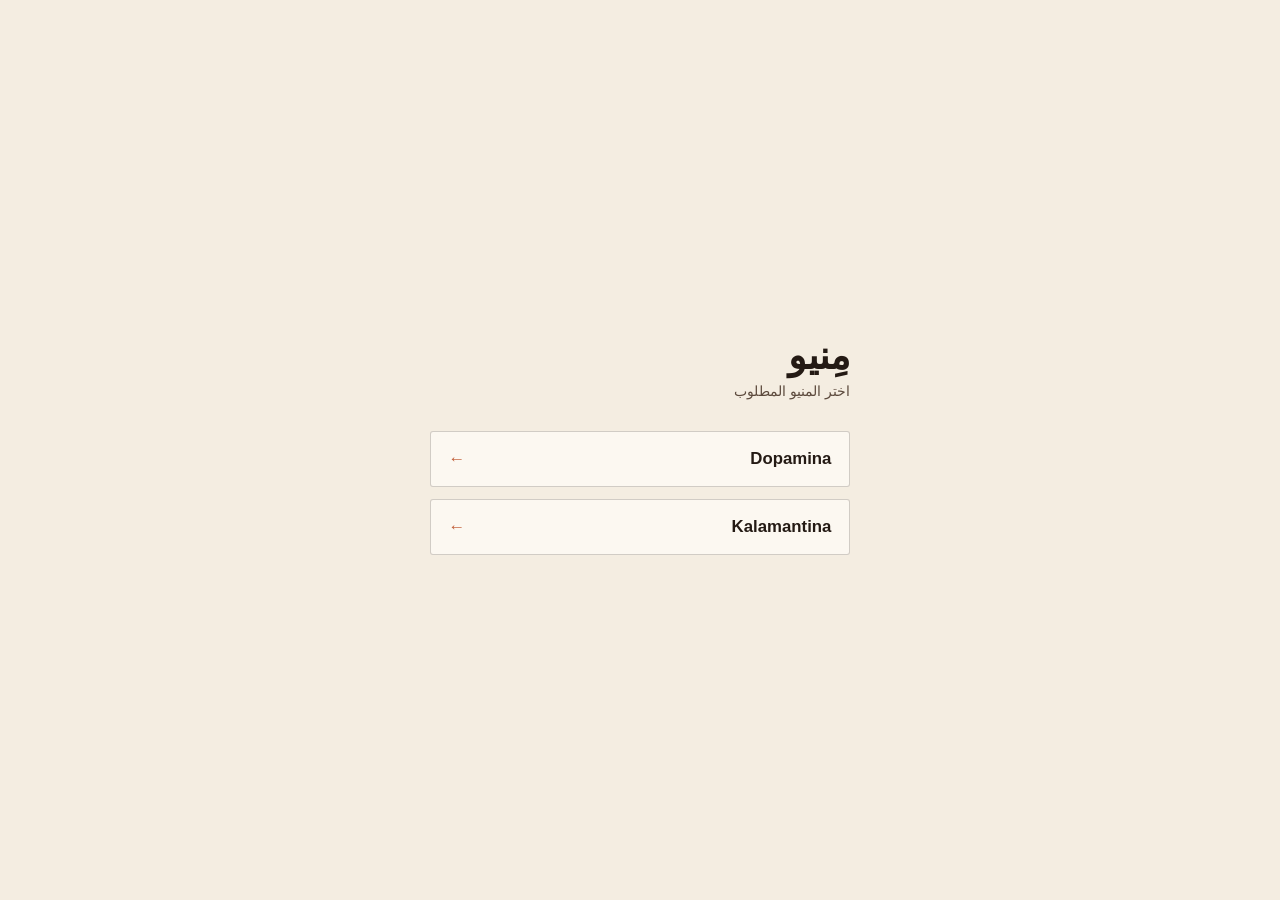
<file: index.html>
<!doctype html>
<html lang="ar" dir="rtl">
<head>
  <meta charset="utf-8">
  <meta name="viewport" content="width=device-width, initial-scale=1">
  <meta name="theme-color" content="#1d1510">
  <meta name="description" content="روابط المنيوهات المستقلة.">
  <title>مِنيو</title>
  <link rel="icon" href="data:image/svg+xml,%3Csvg xmlns='http://www.w3.org/2000/svg' viewBox='0 0 32 32'%3E%3Crect width='32' height='32' rx='16' fill='%23241a14'/%3E%3Ctext x='16' y='23' font-size='20' text-anchor='middle' fill='%23f7efe3' font-family='serif'%3E%D9%85%3C/text%3E%3C/svg%3E">
  <style>
    :root { --ink:#241a14; --paper:#f4ede1; --clay:#c2603a; }
    * { box-sizing:border-box; }
    body { margin:0; min-height:100dvh; display:grid; place-items:center; padding:1.5rem; background:var(--paper); color:var(--ink); font-family:Tahoma,sans-serif; }
    main { width:min(420px,100%); }
    h1 { margin:0 0 0.3rem; font:700 2.4rem/1.2 Georgia,serif; }
    p { margin:0 0 2rem; color:#5c4a3d; font-size:0.9rem; }
    a { display:flex; align-items:center; justify-content:space-between; gap:1rem; min-height:56px; margin-bottom:0.75rem; padding:0.8rem 1.1rem; border:1px solid rgba(36,26,20,.2); border-radius:3px; background:#fcf8f1; color:var(--ink); font-size:1.05rem; font-weight:700; text-decoration:none; }
    a:hover { border-color:var(--clay); background:#fff; }
    a span { color:var(--clay); }
  </style>
</head>
<body>
  <main>
    <h1>مِنيو</h1>
    <p>اختر المنيو المطلوب</p>
    <a href="dopamina/">Dopamina <span aria-hidden="true">←</span></a>
    <a href="kalamantina/">Kalamantina <span aria-hidden="true">←</span></a>
  </main>
</body>
</html>
</file>
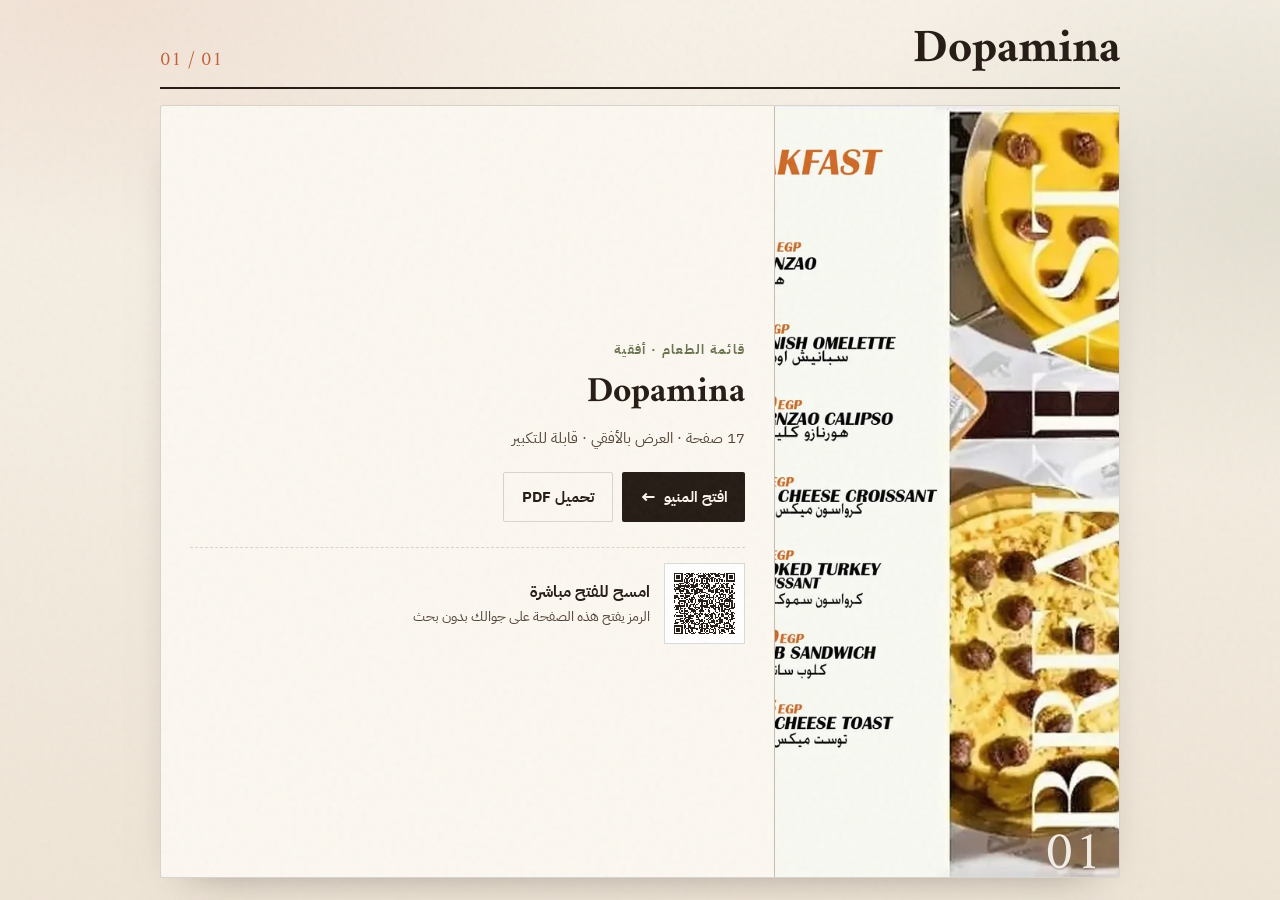
<file: dobamina/index.html>
<!doctype html>
<html lang="ar" dir="rtl">
<head>
  <meta charset="utf-8">
  <meta name="viewport" content="width=device-width, initial-scale=1">
  <title>Dopamina — تم نقل الصفحة</title>
  <meta http-equiv="refresh" content="0; url=../dopamina/">
  <link rel="canonical" href="../dopamina/">
</head>
<body style="margin:0;min-height:100dvh;display:grid;place-items:center;font-family:Tahoma,sans-serif;background:#f4ede1;color:#241a14;text-align:center;padding:1.5rem">
  <p>تم تغيير اسم الصفحة إلى <a href="../dopamina/" style="color:#c2603a">Dopamina</a>. جارٍ التحويل…</p>
  <script>location.replace("../dopamina/" + location.search + location.hash);</script>
</body>
</html>
</file>
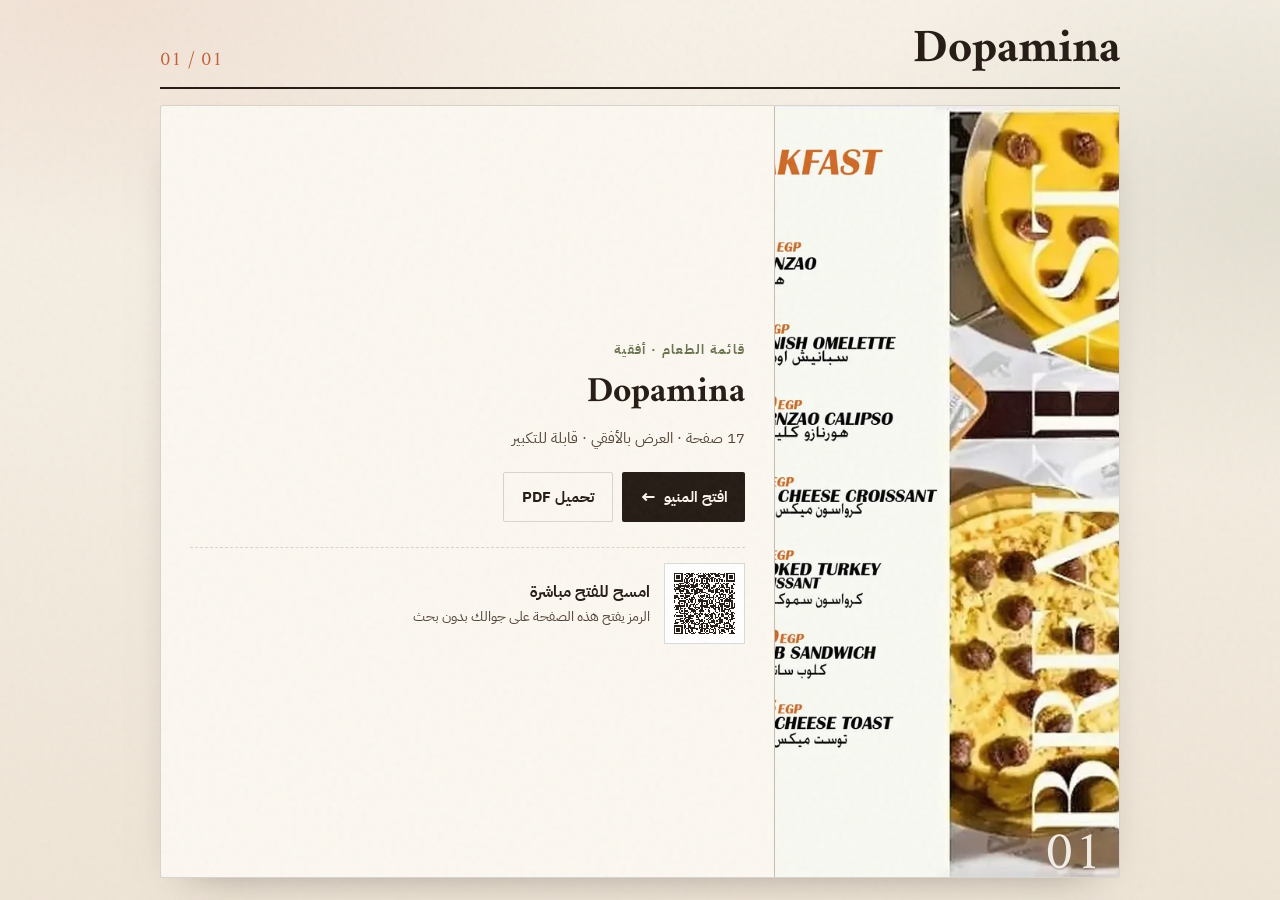
<file: dopamina/index.html>
<!doctype html>
<html lang="ar" dir="rtl">
<head>
  <meta charset="utf-8">
  <meta name="viewport" content="width=device-width, initial-scale=1">
  <meta name="theme-color" content="#241A14">
  <meta name="description" content="منيو Dopamina — 17 صفحة، افتح المنيو أو امسح رمز QR.">
  <title>Dopamina | مِنيو</title>
  <link rel="preconnect" href="https://fonts.googleapis.com">
  <link rel="preconnect" href="https://fonts.gstatic.com" crossorigin>
  <link href="https://fonts.googleapis.com/css2?family=Amiri:wght@400;700&family=IBM+Plex+Sans+Arabic:wght@400;500;600;700&display=swap" rel="stylesheet">
  <link rel="icon" href="data:image/svg+xml,%3Csvg xmlns='http://www.w3.org/2000/svg' viewBox='0 0 32 32'%3E%3Crect width='32' height='32' rx='16' fill='%23241a14'/%3E%3Ctext x='16' y='23' font-size='20' text-anchor='middle' fill='%23f7efe3' font-family='serif'%3E%D9%85%3C/text%3E%3C/svg%3E">
  <link rel="stylesheet" href="../assets/css/style.css">
</head>
<body>
  <div class="page-wrap">
    <main>
      <section class="section-head" aria-labelledby="menu-title">
        <h2 id="menu-title">Dopamina</h2>
        <p class="section-count">01 / 01</p>
      </section>

      <section class="menu-grid" aria-label="منيو Dopamina">
        <article class="menu-card">
          <div class="card-media">
            <img src="../assets/covers/dopamina.webp" alt="صورة غلاف منيو Dopamina" width="1400" height="989" decoding="async">
            <span class="card-index" aria-hidden="true">01</span>
          </div>
          <div class="card-body">
            <p class="card-kicker">قائمة الطعام · أفقية</p>
            <h3>Dopamina</h3>
            <p class="card-meta">17 صفحة · العرض بالأفقي · قابلة للتكبير</p>
            <div class="card-actions">
              <a class="btn btn-primary" href="menu/">افتح المنيو <span class="btn-arrow" aria-hidden="true">←</span></a>
              <a class="btn btn-quiet" href="../downloads/Dopamina_Menu_compressed.pdf" download>تحميل PDF</a>
            </div>
            <div class="qr-block">
              <img src="../assets/qr/dopamina-qr.png" alt="رمز QR لفتح منيو Dopamina مباشرة" width="58" height="58" decoding="async">
              <div class="qr-copy">
                <strong>امسح للفتح مباشرة</strong>
                <span>الرمز يفتح هذه الصفحة على جوالك بدون بحث</span>
              </div>
            </div>
          </div>
        </article>
      </section>
    </main>
  </div>
</body>
</html>
</file>
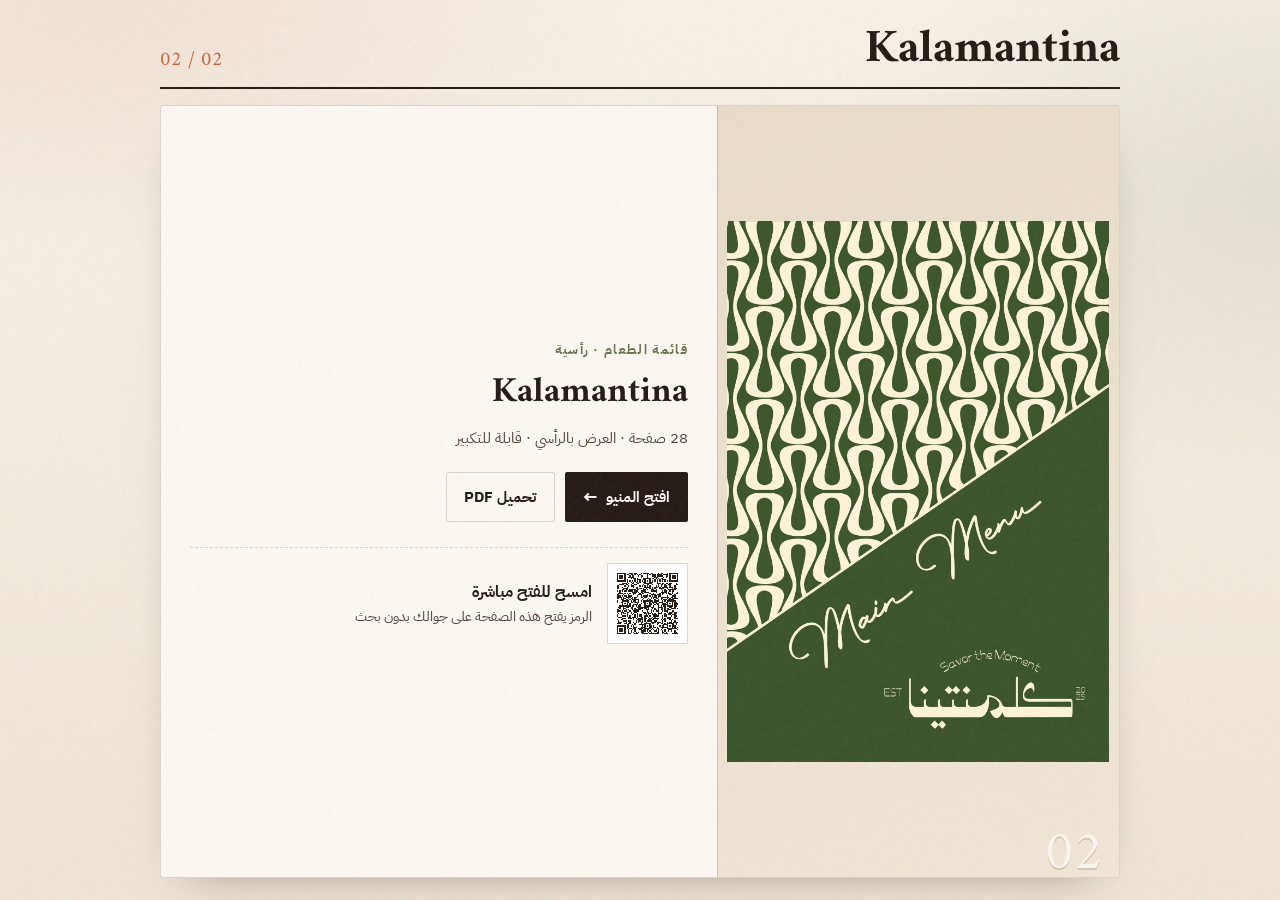
<file: kalamantina/index.html>
<!doctype html>
<html lang="ar" dir="rtl">
<head>
  <meta charset="utf-8">
  <meta name="viewport" content="width=device-width, initial-scale=1">
  <meta name="theme-color" content="#241A14">
  <meta name="description" content="منيو Kalamantina — 28 صفحة، افتح المنيو أو امسح رمز QR.">
  <title>Kalamantina | مِنيو</title>
  <link rel="preconnect" href="https://fonts.googleapis.com">
  <link rel="preconnect" href="https://fonts.gstatic.com" crossorigin>
  <link href="https://fonts.googleapis.com/css2?family=Amiri:wght@400;700&family=IBM+Plex+Sans+Arabic:wght@400;500;600;700&display=swap" rel="stylesheet">
  <link rel="icon" href="data:image/svg+xml,%3Csvg xmlns='http://www.w3.org/2000/svg' viewBox='0 0 32 32'%3E%3Crect width='32' height='32' rx='16' fill='%23241a14'/%3E%3Ctext x='16' y='23' font-size='20' text-anchor='middle' fill='%23f7efe3' font-family='serif'%3E%D9%85%3C/text%3E%3C/svg%3E">
  <link rel="stylesheet" href="../assets/css/style.css">
</head>
<body>
  <div class="page-wrap">
    <main>
      <section class="section-head" aria-labelledby="menu-title">
        <h2 id="menu-title">Kalamantina</h2>
        <p class="section-count">02 / 02</p>
      </section>

      <section class="menu-grid" aria-label="منيو Kalamantina">
        <article class="menu-card is-portrait">
          <div class="card-media">
            <img src="../assets/covers/kalamantina.webp" alt="صورة غلاف منيو Kalamantina" width="1400" height="1979" decoding="async">
            <span class="card-index" aria-hidden="true">02</span>
          </div>
          <div class="card-body">
            <p class="card-kicker">قائمة الطعام · رأسية</p>
            <h3>Kalamantina</h3>
            <p class="card-meta">28 صفحة · العرض بالرأسي · قابلة للتكبير</p>
            <div class="card-actions">
              <a class="btn btn-primary" href="menu/">افتح المنيو <span class="btn-arrow" aria-hidden="true">←</span></a>
              <a class="btn btn-quiet" href="../downloads/Kalamantina_Menu_compressed.pdf" download>تحميل PDF</a>
            </div>
            <div class="qr-block">
              <img src="../assets/qr/kalamantina-qr.png" alt="رمز QR لفتح منيو Kalamantina مباشرة" width="58" height="58" decoding="async">
              <div class="qr-copy">
                <strong>امسح للفتح مباشرة</strong>
                <span>الرمز يفتح هذه الصفحة على جوالك بدون بحث</span>
              </div>
            </div>
          </div>
        </article>
      </section>
    </main>
  </div>
</body>
</html>
</file>
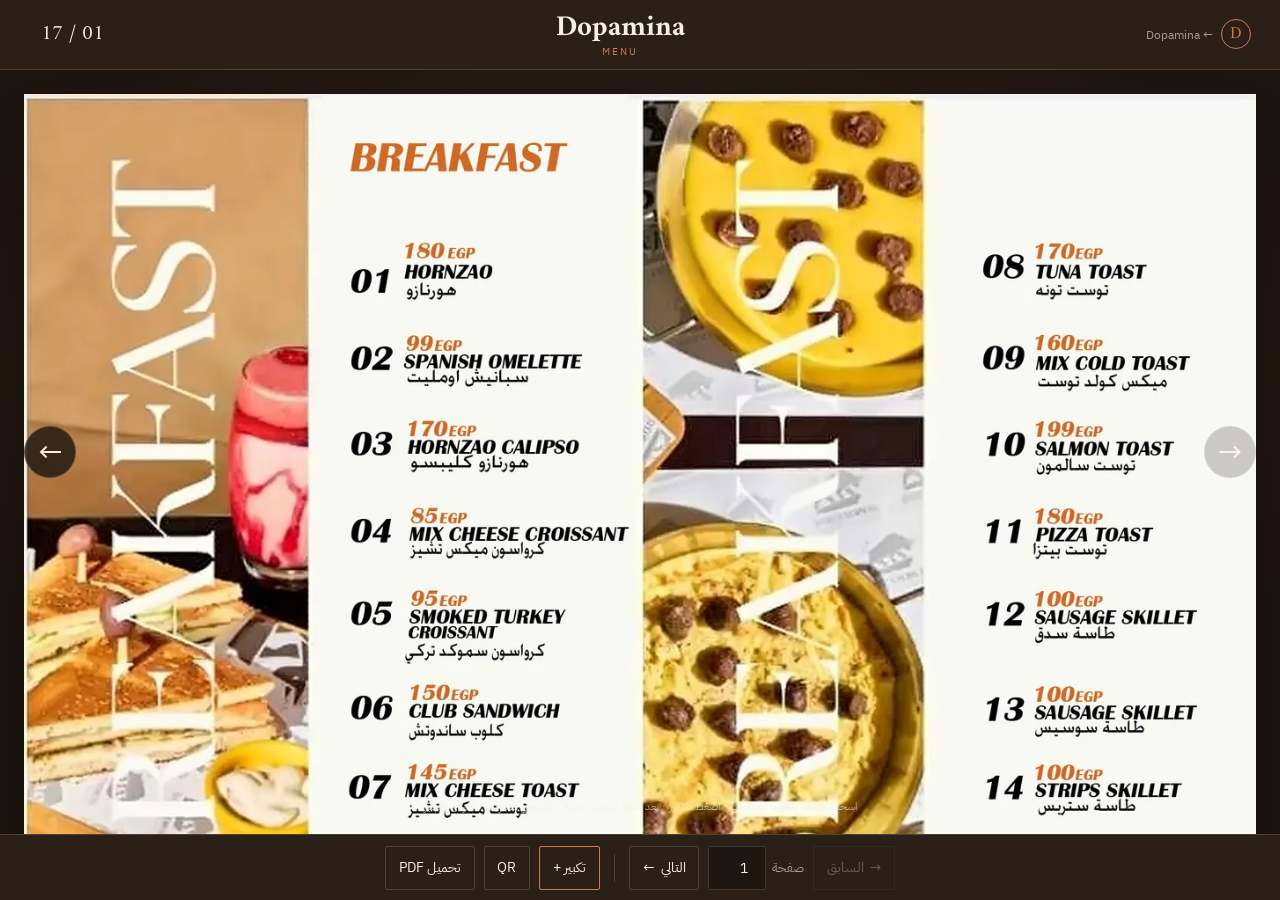
<file: dobamina/menu/index.html>
<!doctype html>
<html lang="ar" dir="rtl">
<head>
  <meta charset="utf-8">
  <meta name="viewport" content="width=device-width, initial-scale=1">
  <title>Dopamina — تم نقل العارض</title>
  <meta http-equiv="refresh" content="0; url=../../dopamina/menu/">
  <link rel="canonical" href="../../dopamina/menu/">
</head>
<body style="margin:0;min-height:100dvh;display:grid;place-items:center;font-family:Tahoma,sans-serif;background:#1d1510;color:#f7efe3;text-align:center;padding:1.5rem">
  <p>تم تغيير اسم العارض إلى <a href="../../dopamina/menu/" style="color:#d1794f">Dopamina</a>. جارٍ التحويل…</p>
  <script>location.replace("../../dopamina/menu/" + location.search + location.hash);</script>
</body>
</html>
</file>
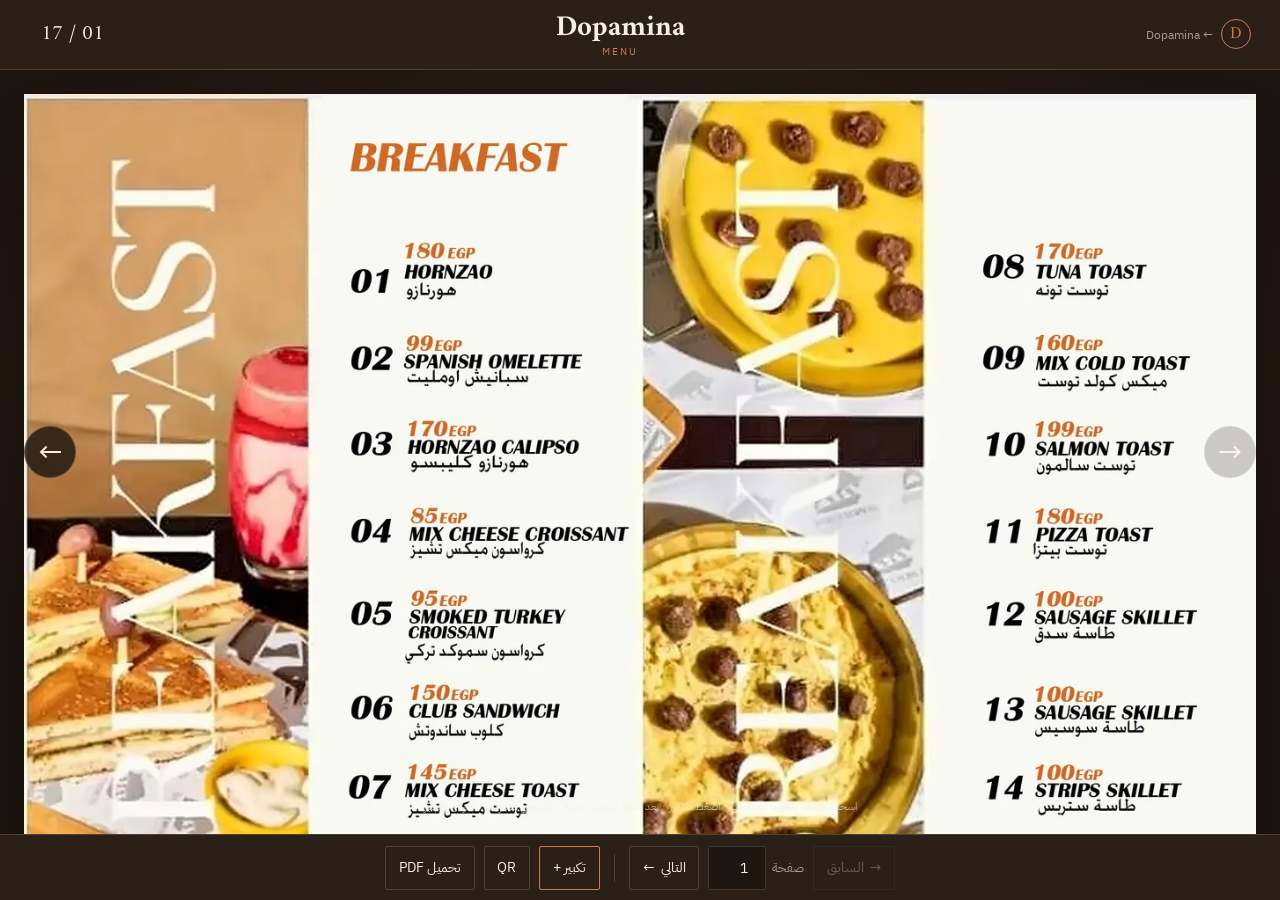
<file: dopamina/menu/index.html>
<!doctype html>
<html lang="ar" dir="rtl">
<head>
  <meta charset="utf-8">
  <meta name="viewport" content="width=device-width, initial-scale=1, viewport-fit=cover">
  <meta name="theme-color" content="#1d1510">
  <meta name="description" content="منيو Dopamina — 17 صفحة قابلة للتقليب والتكبير على كل الشاشات.">
  <title>Dopamina | المنيو</title>
  <link rel="preconnect" href="https://fonts.googleapis.com">
  <link rel="preconnect" href="https://fonts.gstatic.com" crossorigin>
  <link href="https://fonts.googleapis.com/css2?family=Amiri:wght@400;700&family=IBM+Plex+Sans+Arabic:wght@400;500;600;700&display=swap" rel="stylesheet">
  <link rel="preload" as="image" href="pages/page-01.webp">
  <link rel="icon" href="data:image/svg+xml,%3Csvg xmlns='http://www.w3.org/2000/svg' viewBox='0 0 32 32'%3E%3Crect width='32' height='32' rx='16' fill='%23241a14'/%3E%3Ctext x='16' y='23' font-size='20' text-anchor='middle' fill='%23d1794f' font-family='serif'%3E%D9%85%3C/text%3E%3C/svg%3E">
  <link rel="stylesheet" href="../../assets/css/viewer.css">
</head>
<body class="viewer" data-menu-viewer data-slug="dopamina" data-label="Dopamina" data-count="17">
  <div class="viewer-shell">
    <header class="viewer-topbar">
      <a class="viewer-brand" href="../"><span class="brand-mark" aria-hidden="true">D</span><span>← Dopamina</span></a>
      <div class="viewer-title"><strong>Dopamina</strong><small>MENU</small></div>
      <div class="page-counter" id="pageCounter" aria-live="polite">01 / 17</div>
    </header>

    <main class="stage" id="stage">
      <div class="stage-inner" id="stageInner">
        <img id="pageImage" src="pages/page-01.webp" alt="صفحة 1 من منيو Dopamina" draggable="false">
      </div>
      <button class="nav-arrow nav-prev" id="prevTop" type="button" aria-label="الصفحة السابقة">→</button>
      <button class="nav-arrow nav-next" id="nextTop" type="button" aria-label="الصفحة التالية">←</button>
      <p class="stage-hint">اسحب خفيف لتقليب الصفحات · اضغط للتكبير · بعد التكبير اسحب بحرية · بإصبعين للتقريب · نقرتان للتكبير</p>
    </main>

    <footer class="viewer-controls">
      <button class="control" id="prevBottom" type="button" aria-label="الصفحة السابقة">→ <span class="control-text">السابق</span></button>
      <label class="jump"><span>صفحة</span><input id="pageJump" type="number" min="1" max="17" value="1" inputmode="numeric" aria-label="الانتقال إلى صفحة"></label>
      <button class="control" id="nextBottom" type="button" aria-label="الصفحة التالية"><span class="control-text">التالي</span> ←</button>
      <span class="control-divider" aria-hidden="true"></span>
      <button class="control control-accent" id="zoomBtn" type="button">تكبير +</button>
      <button class="control" id="qrBtn" type="button" aria-label="إظهار رمز QR">QR</button>
      <a class="control" href="../../downloads/Dopamina_Menu_compressed.pdf" download>تحميل PDF</a>
    </footer>
  </div>

  <div class="lightbox" id="lightbox" role="dialog" aria-modal="true" aria-label="عرض الصفحة مكبّرة" hidden>
    <div class="lightbox-bar">
      <div class="lightbox-tools">
        <button class="control" id="lightboxPrev" type="button" aria-label="الصفحة السابقة">→</button>
        <span id="lightboxCounter">01 / 17</span>
        <button class="control" id="lightboxNext" type="button" aria-label="الصفحة التالية">←</button>
      </div>
      <div class="lightbox-tools">
        <button class="control" id="zoomOut" type="button" aria-label="تصغير">−</button>
        <span class="zoom-level" id="zoomLevel">100%</span>
        <button class="control" id="zoomIn" type="button" aria-label="تكبير">+</button>
        <button class="control" id="zoomReset" type="button">إعادة</button>
        <button class="control control-accent" id="closeLightbox" type="button" aria-label="إغلاق العرض"><span class="close-text">إغلاق</span> ✕</button>
      </div>
    </div>
    <div class="lightbox-stage" id="lightboxStage">
      <img id="lightboxImage" src="pages/page-01.webp" alt="صفحة مكبّرة من منيو Dopamina" draggable="false">
    </div>
  </div>

  <div class="qr-overlay" id="qrOverlay" hidden>
    <div class="qr-panel" role="dialog" aria-modal="true" aria-label="رمز QR لمنيو Dopamina">
      <button class="control qr-close" id="qrClose" type="button" aria-label="إغلاق">✕</button>
      <img src="../../assets/qr/dopamina-qr.png" alt="رمز QR لفتح منيو Dopamina" width="256" height="256">
      <strong>Dopamina</strong>
      <p>امسح الرمز لفتح المنيو على جوالك</p>
    </div>
  </div>

  <script src="../../assets/js/menu-viewer.js" defer></script>
</body>
</html>
</file>
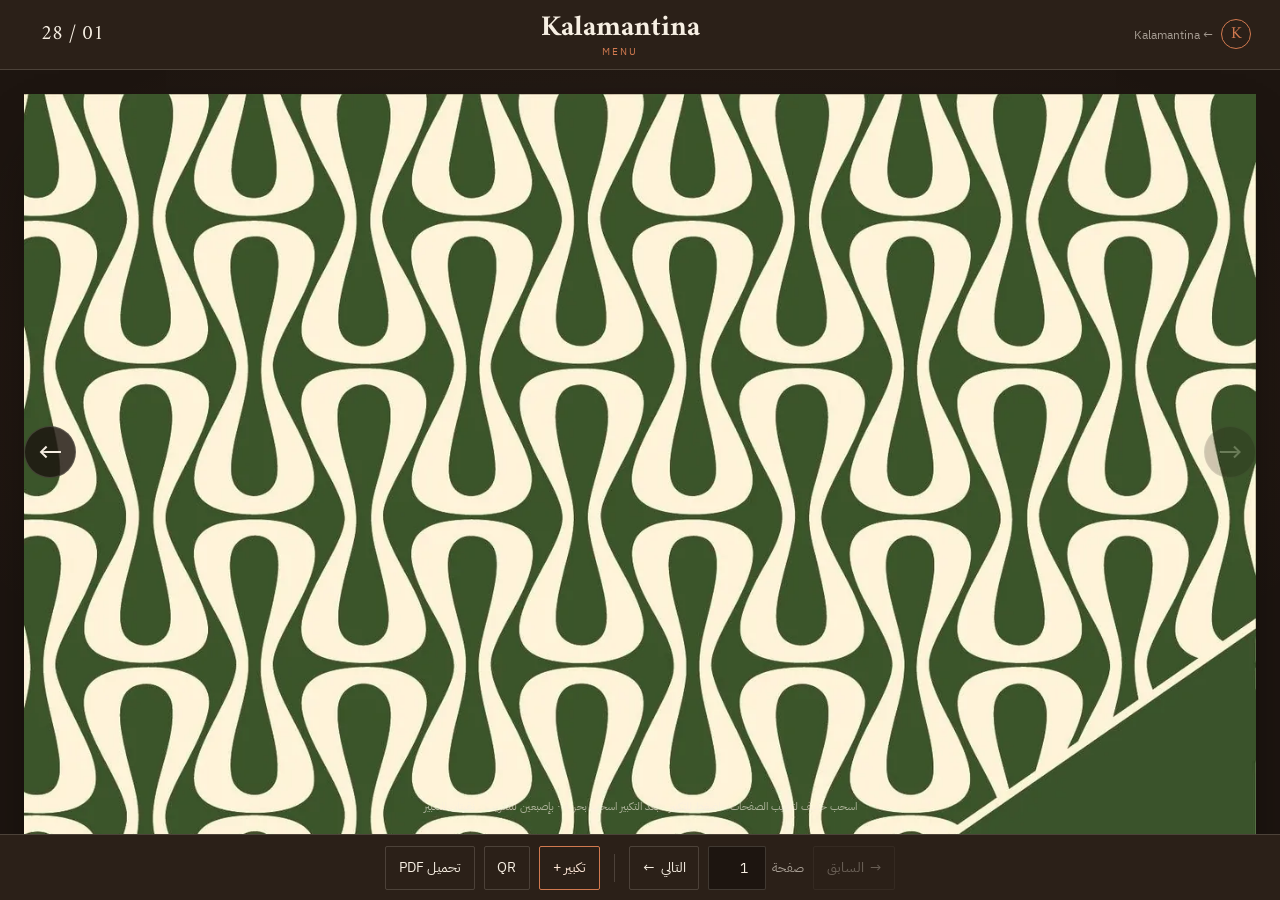
<file: kalamantina/menu/index.html>
<!doctype html>
<html lang="ar" dir="rtl">
<head>
  <meta charset="utf-8">
  <meta name="viewport" content="width=device-width, initial-scale=1, viewport-fit=cover">
  <meta name="theme-color" content="#1d1510">
  <meta name="description" content="منيو Kalamantina — 28 صفحة قابلة للتقليب والتكبير على كل الشاشات.">
  <title>Kalamantina | المنيو</title>
  <link rel="preconnect" href="https://fonts.googleapis.com">
  <link rel="preconnect" href="https://fonts.gstatic.com" crossorigin>
  <link href="https://fonts.googleapis.com/css2?family=Amiri:wght@400;700&family=IBM+Plex+Sans+Arabic:wght@400;500;600;700&display=swap" rel="stylesheet">
  <link rel="preload" as="image" href="pages/page-01.webp">
  <link rel="icon" href="data:image/svg+xml,%3Csvg xmlns='http://www.w3.org/2000/svg' viewBox='0 0 32 32'%3E%3Crect width='32' height='32' rx='16' fill='%23241a14'/%3E%3Ctext x='16' y='23' font-size='20' text-anchor='middle' fill='%23d1794f' font-family='serif'%3E%D9%85%3C/text%3E%3C/svg%3E">
  <link rel="stylesheet" href="../../assets/css/viewer.css">
</head>
<body class="viewer" data-menu-viewer data-slug="kalamantina" data-label="Kalamantina" data-count="28">
  <div class="viewer-shell">
    <header class="viewer-topbar">
      <a class="viewer-brand" href="../"><span class="brand-mark" aria-hidden="true">K</span><span>← Kalamantina</span></a>
      <div class="viewer-title"><strong>Kalamantina</strong><small>MENU</small></div>
      <div class="page-counter" id="pageCounter" aria-live="polite">01 / 28</div>
    </header>

    <main class="stage" id="stage">
      <div class="stage-inner" id="stageInner">
        <img id="pageImage" src="pages/page-01.webp" alt="صفحة 1 من منيو Kalamantina" draggable="false">
      </div>
      <button class="nav-arrow nav-prev" id="prevTop" type="button" aria-label="الصفحة السابقة">→</button>
      <button class="nav-arrow nav-next" id="nextTop" type="button" aria-label="الصفحة التالية">←</button>
      <p class="stage-hint">اسحب خفيف لتقليب الصفحات · اضغط للتكبير · بعد التكبير اسحب بحرية · بإصبعين للتقريب · نقرتان للتكبير</p>
    </main>

    <footer class="viewer-controls">
      <button class="control" id="prevBottom" type="button" aria-label="الصفحة السابقة">→ <span class="control-text">السابق</span></button>
      <label class="jump"><span>صفحة</span><input id="pageJump" type="number" min="1" max="28" value="1" inputmode="numeric" aria-label="الانتقال إلى صفحة"></label>
      <button class="control" id="nextBottom" type="button" aria-label="الصفحة التالية"><span class="control-text">التالي</span> ←</button>
      <span class="control-divider" aria-hidden="true"></span>
      <button class="control control-accent" id="zoomBtn" type="button">تكبير +</button>
      <button class="control" id="qrBtn" type="button" aria-label="إظهار رمز QR">QR</button>
      <a class="control" href="../../downloads/Kalamantina_Menu_compressed.pdf" download>تحميل PDF</a>
    </footer>
  </div>

  <div class="lightbox" id="lightbox" role="dialog" aria-modal="true" aria-label="عرض الصفحة مكبّرة" hidden>
    <div class="lightbox-bar">
      <div class="lightbox-tools">
        <button class="control" id="lightboxPrev" type="button" aria-label="الصفحة السابقة">→</button>
        <span id="lightboxCounter">01 / 28</span>
        <button class="control" id="lightboxNext" type="button" aria-label="الصفحة التالية">←</button>
      </div>
      <div class="lightbox-tools">
        <button class="control" id="zoomOut" type="button" aria-label="تصغير">−</button>
        <span class="zoom-level" id="zoomLevel">100%</span>
        <button class="control" id="zoomIn" type="button" aria-label="تكبير">+</button>
        <button class="control" id="zoomReset" type="button">إعادة</button>
        <button class="control control-accent" id="closeLightbox" type="button" aria-label="إغلاق العرض"><span class="close-text">إغلاق</span> ✕</button>
      </div>
    </div>
    <div class="lightbox-stage" id="lightboxStage">
      <img id="lightboxImage" src="pages/page-01.webp" alt="صفحة مكبّرة من منيو Kalamantina" draggable="false">
    </div>
  </div>

  <div class="qr-overlay" id="qrOverlay" hidden>
    <div class="qr-panel" role="dialog" aria-modal="true" aria-label="رمز QR لمنيو Kalamantina">
      <button class="control qr-close" id="qrClose" type="button" aria-label="إغلاق">✕</button>
      <img src="../../assets/qr/kalamantina-qr.png" alt="رمز QR لفتح منيو Kalamantina" width="256" height="256">
      <strong>Kalamantina</strong>
      <p>امسح الرمز لفتح المنيو على جوالك</p>
    </div>
  </div>

  <script src="../../assets/js/menu-viewer.js" defer></script>
</body>
</html>
</file>
<file: assets/css/style.css>
/* Landing page — warm editorial cafe menu (fills the screen, no scroll) */
:root {
  --ink: #241a14;
  --ink-soft: #514136;
  --paper: #f4ede1;
  --paper-deep: #e8dcc9;
  --card: #fcf8f1;
  --clay: #c2603a;
  --olive: #69724f;
  --line: rgba(36, 26, 20, 0.16);
  --shadow: 0 18px 45px -30px rgba(36, 26, 20, 0.55);
  --font-display: "Amiri", "Traditional Arabic", serif;
  --font-body: "IBM Plex Sans Arabic", Tahoma, sans-serif;
}

* { box-sizing: border-box; }
html { scroll-behavior: smooth; }

body {
  margin: 0;
  min-width: 320px;
  height: 100dvh;
  overflow: hidden;
  color: var(--ink);
  font-family: var(--font-body);
  font-size: 16px;
  line-height: 1.6;
  background-color: var(--paper);
  background-image:
    radial-gradient(ellipse 60% 40% at 8% 0%, rgba(194, 96, 58, 0.11), transparent 70%),
    radial-gradient(ellipse 50% 45% at 100% 22%, rgba(105, 114, 79, 0.13), transparent 72%),
    linear-gradient(180deg, #f7f1e7 0%, var(--paper) 45%, #efe5d6 100%);
}

body::before {
  content: "";
  position: fixed;
  inset: 0;
  pointer-events: none;
  z-index: 50;
  opacity: 0.18;
  background-image: url("data:image/svg+xml,%3Csvg viewBox='0 0 180 180' xmlns='http://www.w3.org/2000/svg'%3E%3Cfilter id='n'%3E%3CfeTurbulence type='fractalNoise' baseFrequency='0.85' numOctaves='3' stitchTiles='stitch'/%3E%3C/filter%3E%3Crect width='100%25' height='100%25' filter='url(%23n)' opacity='0.28'/%3E%3C/svg%3E");
}

a { color: inherit; }

:focus-visible {
  outline: 3px solid var(--clay);
  outline-offset: 3px;
  border-radius: 3px;
}

.page-wrap {
  width: min(960px, 100% - clamp(1rem, 5vw, 3rem));
  height: 100dvh;
  margin-inline: auto;
  padding-block: clamp(0.75rem, 2.5vh, 1.5rem);
  display: flex;
  flex-direction: column;
}

main {
  flex: 1;
  min-height: 0;
  display: flex;
  flex-direction: column;
  gap: clamp(0.5rem, 1.8vh, 1.1rem);
}

/* Section heading */
.section-head {
  display: flex;
  align-items: flex-end;
  justify-content: space-between;
  gap: 1rem;
  padding-bottom: clamp(0.4rem, 1.2vh, 0.8rem);
  border-bottom: 2px solid var(--ink);
  animation: rise 0.6s ease both;
}

.section-head h2 {
  margin: 0;
  font-family: var(--font-display);
  font-size: clamp(2rem, 3.2vh + 1.4vw, 3.4rem);
  font-weight: 700;
  line-height: 1.15;
}

.section-count {
  margin: 0;
  color: var(--clay);
  font-family: var(--font-display);
  font-size: clamp(1.05rem, 2.2vh, 1.5rem);
}

/* Card */
.menu-grid { flex: 1; min-height: 0; display: flex; animation: rise 0.7s 0.08s ease both; }

.menu-card {
  flex: 1;
  min-height: 0;
  display: grid;
  grid-template-columns: minmax(190px, 36%) minmax(0, 1fr);
  background: var(--card);
  border: 1px solid var(--line);
  border-radius: 3px;
  box-shadow: var(--shadow);
  overflow: hidden;
}

.menu-card.is-portrait { grid-template-columns: minmax(240px, 42%) minmax(0, 1fr); }

.menu-card:hover { box-shadow: 0 26px 55px -28px rgba(36, 26, 20, 0.7); }

.card-media {
  position: relative;
  min-height: 0;
  overflow: hidden;
  background: var(--paper-deep);
  border-inline-end: 1px solid var(--line);
}

.card-media img {
  position: absolute;
  inset: 0;
  width: 100%;
  height: 100%;
  object-fit: cover;
  object-position: center 42%;
  display: block;
}

.is-portrait .card-media { background: linear-gradient(160deg, var(--paper-deep), #f1e6d6); }
.is-portrait .card-media img {
  object-fit: contain;
  object-position: center;
  padding: 0.6rem;
}

.card-index {
  position: absolute;
  inset-inline-start: 1rem;
  bottom: -0.35rem;
  font-family: var(--font-display);
  font-size: clamp(2.6rem, 6vh, 4.4rem);
  line-height: 1;
  color: var(--card);
  text-shadow: 0 2px 0 var(--line);
  opacity: 0.92;
}

.card-body {
  min-height: 0;
  padding: clamp(0.9rem, 2.6vh, 1.8rem) clamp(1rem, 3vw, 1.8rem);
  display: flex;
  flex-direction: column;
  justify-content: center;
  gap: clamp(0.35rem, 1.4vh, 0.9rem);
}

.card-kicker {
  margin: 0;
  font-size: clamp(0.68rem, 1.5vh, 0.82rem);
  color: var(--olive);
  font-weight: 700;
  letter-spacing: 0.1em;
}

.card-body h3 {
  margin: 0;
  font-family: var(--font-display);
  font-size: clamp(1.5rem, 2.8vh + 0.8vw, 2.5rem);
  line-height: 1.15;
}

.card-meta {
  margin: 0;
  color: var(--ink-soft);
  font-size: clamp(0.8rem, 1.7vh, 0.98rem);
}

.card-actions { display: flex; flex-wrap: wrap; gap: 0.6rem; margin-top: clamp(0.2rem, 1vh, 0.7rem); }

.btn {
  display: inline-flex;
  align-items: center;
  justify-content: center;
  gap: 0.5rem;
  min-height: clamp(42px, 5.6vh, 56px);
  padding: 0.4rem 1.1rem;
  border-radius: 2px;
  font: inherit;
  font-size: clamp(0.85rem, 1.7vh, 1rem);
  font-weight: 700;
  text-decoration: none;
  transition: background 0.2s ease, color 0.2s ease, transform 0.2s ease;
}

.btn:hover { transform: translateY(-2px); }
.btn-primary { background: var(--ink); color: #fdf7ed; }
.btn-primary:hover { background: var(--clay); }
.btn-quiet { border: 1px solid var(--line); color: var(--ink); background: transparent; }
.btn-quiet:hover { background: var(--paper-deep); }
.btn-arrow { font-size: 1.15rem; line-height: 1; }

.qr-block {
  display: flex;
  align-items: center;
  gap: 0.9rem;
  margin-top: clamp(0.3rem, 1.4vh, 0.9rem);
  padding-top: clamp(0.5rem, 1.6vh, 1rem);
  border-top: 1px dashed var(--line);
}

.qr-block img {
  width: clamp(64px, 9vh, 100px);
  height: clamp(64px, 9vh, 100px);
  flex: none;
  padding: 4px;
  background: #fff;
  border: 1px solid var(--line);
  image-rendering: pixelated;
}

.qr-copy { display: flex; flex-direction: column; gap: 0.15rem; }
.qr-copy strong { font-size: clamp(0.85rem, 1.8vh, 1.05rem); }
.qr-copy span { color: var(--ink-soft); font-size: clamp(0.72rem, 1.5vh, 0.86rem); line-height: 1.5; }

@keyframes rise {
  from { opacity: 0; transform: translateY(12px); }
  to { opacity: 1; transform: translateY(0); }
}

@media (max-width: 520px) {
  .menu-card { display: block; }
  .card-media {
    height: clamp(100px, 22vh, 190px);
    border-inline-end: 0;
    border-bottom: 1px solid var(--line);
  }
  .card-body { min-height: calc(100% - clamp(100px, 22vh, 190px)); padding: clamp(0.8rem, 2.2vh, 1.2rem); }
  .is-portrait .card-media { height: clamp(190px, 36vh, 300px); }
  .is-portrait .card-body { min-height: calc(100% - clamp(190px, 36vh, 300px)); }
  .card-body h3 { font-size: clamp(1.4rem, 4vh, 1.9rem); }
  .btn { min-height: 44px; padding-inline: 0.9rem; }
  .qr-block img { width: 64px; height: 64px; }
}

@media (max-height: 620px) {
  .card-media { height: clamp(74px, 18vh, 110px); }
  .card-body { min-height: calc(100% - clamp(74px, 18vh, 110px)); }
  .is-portrait .card-media { height: clamp(150px, 34vh, 210px); }
  .is-portrait .card-body { min-height: calc(100% - clamp(150px, 34vh, 210px)); }
  .card-index { font-size: 2.4rem; }
  .qr-block img { width: 54px; height: 54px; }
  .qr-copy span { display: none; }
}

@media (max-height: 520px) {
  body { height: auto; min-height: 100dvh; overflow: auto; }
  .page-wrap { height: auto; min-height: 100dvh; }
}

@media (prefers-reduced-motion: reduce) {
  html { scroll-behavior: auto; }
  *, *::before, *::after { animation-duration: 0.01ms !important; transition-duration: 0.01ms !important; }
}

@media print {
  body { height: auto; overflow: visible; background: #fff; }
  body::before, .card-actions { display: none; }
  .page-wrap { width: 100%; height: auto; }
  .menu-card { break-inside: avoid; box-shadow: none; }
}
</file>
<file: assets/css/viewer.css>
/* Menu viewer — dark projection-room chrome */
:root {
  --room: #1d1510;
  --room-2: #2b2018;
  --paper: #f7efe3;
  --clay: #d1794f;
  --muted: rgba(247, 239, 227, 0.6);
  --line: rgba(247, 239, 227, 0.16);
  --font-display: "Amiri", "Traditional Arabic", serif;
  --font-body: "IBM Plex Sans Arabic", Tahoma, sans-serif;
}

* { box-sizing: border-box; }
[hidden] { display: none !important; }

html, body { height: 100%; }

body.viewer {
  margin: 0;
  min-width: 320px;
  color: var(--paper);
  font-family: var(--font-body);
  background: var(--room);
  overflow: hidden;
}

:focus-visible { outline: 3px solid var(--clay); outline-offset: 3px; }

.viewer-shell { height: 100dvh; display: flex; flex-direction: column; }

/* Top bar */
.viewer-topbar {
  display: flex;
  align-items: center;
  justify-content: space-between;
  gap: 1rem;
  padding: 0.7rem clamp(0.85rem, 2.5vw, 1.8rem);
  border-bottom: 1px solid var(--line);
  background: var(--room-2);
}

.viewer-brand {
  display: inline-flex;
  align-items: center;
  gap: 0.5rem;
  min-width: 8rem;
  color: var(--muted);
  font-size: 0.78rem;
  text-decoration: none;
  transition: color 0.2s ease;
}

.viewer-brand:hover { color: var(--paper); }

.brand-mark {
  width: 30px;
  height: 30px;
  display: grid;
  place-items: center;
  border: 1px solid var(--clay);
  border-radius: 50%;
  color: var(--clay);
  font-family: var(--font-display);
  font-size: 1.05rem;
  line-height: 1;
}

.viewer-title { display: flex; flex-direction: column; align-items: center; line-height: 1.2; }
.viewer-title strong { font-family: var(--font-display); font-size: clamp(1.25rem, 2.6vw, 1.8rem); }
.viewer-title small { color: var(--clay); font-size: 0.62rem; letter-spacing: 0.2em; }

.page-counter {
  min-width: 5.5rem;
  text-align: center;
  font-family: var(--font-display);
  font-size: clamp(1.05rem, 2vw, 1.3rem);
  font-variant-numeric: tabular-nums;
}

/* Stage */
.stage {
  position: relative;
  flex: 1;
  min-height: 0;
  display: grid;
  place-items: center;
  padding: clamp(0.6rem, 2vw, 1.5rem);
  overflow: hidden;
  background:
    radial-gradient(ellipse 80% 70% at 50% 40%, rgba(209, 121, 79, 0.09), transparent 75%),
    var(--room);
  touch-action: none;
  overscroll-behavior: contain;
}

.stage-inner {
  display: grid;
  place-items: center;
  width: 100%;
  height: 100%;
  min-height: 0;
}

.stage img {
  display: block;
  max-width: 100%;
  max-height: 100%;
  width: auto;
  height: auto;
  object-fit: contain;
  box-shadow: 0 30px 70px -35px rgba(0, 0, 0, 0.95);
  user-select: none;
  -webkit-user-drag: none;
  transition: opacity 0.18s ease;
}

.stage img.is-loading { opacity: 0.35; }

.nav-arrow {
  position: absolute;
  top: 50%;
  transform: translateY(-50%);
  width: 52px;
  height: 52px;
  display: grid;
  place-items: center;
  border: 1px solid var(--line);
  border-radius: 50%;
  background: rgba(29, 21, 16, 0.82);
  color: var(--paper);
  font: inherit;
  font-size: 1.9rem;
  line-height: 1;
  cursor: pointer;
  transition: background 0.2s ease, border-color 0.2s ease;
}
.nav-arrow:hover:not(:disabled) { background: var(--clay); border-color: var(--clay); }
.nav-arrow:disabled { opacity: 0.25; cursor: default; }
.nav-prev { inset-inline-start: clamp(0.5rem, 2vw, 1.5rem); }
.nav-next { inset-inline-end: clamp(0.5rem, 2vw, 1.5rem); }

.stage-hint {
  position: absolute;
  bottom: 0.55rem;
  inset-inline: 0;
  text-align: center;
  color: var(--muted);
  font-size: 0.68rem;
  pointer-events: none;
}

/* Bottom controls */
.viewer-controls {
  display: flex;
  align-items: center;
  justify-content: center;
  flex-wrap: wrap;
  gap: 0.55rem;
  padding: 0.65rem clamp(0.6rem, 2vw, 1.5rem);
  border-top: 1px solid var(--line);
  background: var(--room-2);
}

.control {
  min-height: 44px;
  min-width: 46px;
  display: inline-flex;
  align-items: center;
  justify-content: center;
  gap: 0.4rem;
  padding: 0.4rem 0.8rem;
  border: 1px solid var(--line);
  border-radius: 2px;
  background: transparent;
  color: var(--paper);
  font: inherit;
  font-size: 0.85rem;
  text-decoration: none;
  cursor: pointer;
  transition: background 0.2s ease, border-color 0.2s ease;
}
.control:hover:not(:disabled) { background: rgba(247, 239, 227, 0.09); border-color: var(--muted); }
.control:disabled { opacity: 0.3; cursor: default; }
.control-accent { border-color: var(--clay); color: #ffe8d8; }

.control-divider { width: 1px; height: 28px; background: var(--line); margin-inline: 0.35rem; }

.jump { display: inline-flex; align-items: center; gap: 0.4rem; color: var(--muted); font-size: 0.8rem; }
.jump input {
  width: 3.6rem;
  min-height: 44px;
  padding: 0.3rem;
  border: 1px solid var(--line);
  border-radius: 2px;
  background: var(--room);
  color: var(--paper);
  font: inherit;
  font-size: 0.9rem;
  text-align: center;
}

/* Fullscreen zoom */
.lightbox {
  position: fixed;
  inset: 0;
  z-index: 100;
  display: flex;
  flex-direction: column;
  background: rgba(10, 7, 5, 0.97);
}

.lightbox-bar {
  display: flex;
  align-items: center;
  justify-content: space-between;
  flex-wrap: wrap;
  gap: 0.4rem 0.75rem;
  padding: 0.55rem clamp(0.6rem, 2vw, 1.5rem);
  border-bottom: 1px solid var(--line);
  font-variant-numeric: tabular-nums;
}

.lightbox-tools { display: flex; align-items: center; flex-wrap: wrap; gap: 0.4rem; }
.zoom-level { min-width: 4.2rem; text-align: center; font-size: 0.8rem; color: var(--muted); }

.lightbox-stage {
  flex: 1;
  min-height: 0;
  display: grid;
  place-items: center;
  overflow: hidden;
  touch-action: none;
  overscroll-behavior: contain;
}

.lightbox-stage img {
  display: block;
  max-width: 94vw;
  max-height: calc(100dvh - 90px);
  transform-origin: center center;
  will-change: transform;
  user-select: none;
  -webkit-user-select: none;
  -webkit-user-drag: none;
  -webkit-touch-callout: none;
  touch-action: none;
  cursor: grab;
}
.lightbox-stage img.is-panning { cursor: grabbing; }

/* Share / print QR */
.qr-overlay {
  position: fixed;
  inset: 0;
  z-index: 120;
  display: grid;
  place-items: center;
  padding: 1.25rem;
  background: rgba(10, 7, 5, 0.86);
  backdrop-filter: blur(6px);
}

.qr-panel {
  position: relative;
  width: min(340px, 100%);
  padding: 2.1rem 1.5rem 1.6rem;
  border-radius: 3px;
  background: #f7efe3;
  color: #241a14;
  text-align: center;
  box-shadow: 0 30px 70px -25px rgba(0, 0, 0, 0.8);
}

.qr-panel img {
  display: block;
  width: min(256px, 100%);
  height: auto;
  margin: 0 auto 1rem;
  padding: 8px;
  background: #fff;
  border: 1px solid rgba(36, 26, 20, 0.16);
  image-rendering: pixelated;
}

.qr-panel strong { font-family: var(--font-display); font-size: 1.8rem; }
.qr-panel p { margin: 0.25rem 0 0; color: #5c4a3d; font-size: 0.85rem; }
.qr-close { position: absolute; top: 0.55rem; inset-inline-end: 0.55rem; color: #241a14; border-color: rgba(36, 26, 20, 0.2); }
.qr-close:hover { background: rgba(36, 26, 20, 0.08) !important; }

@media (max-width: 640px) {
  .stage-hint { display: none; }
  .viewer-brand { min-width: 0; }
  .viewer-brand > span:not(.brand-mark) { display: none; }
  .nav-arrow { width: 42px; height: 42px; font-size: 1.5rem; }
  .viewer-controls { gap: 0.35rem; }
  .control { padding-inline: 0.6rem; font-size: 0.78rem; }
  .control-text, .close-text { display: none; }
  .control-divider { margin-inline: 0.1rem; }
  .lightbox-tools { flex: 1 1 100%; justify-content: space-between; gap: 0.25rem; }
  .lightbox-bar .control { min-width: 40px; padding-inline: 0.45rem; }
  .lightbox-stage img { max-height: calc(100dvh - 140px); }
}

@media (prefers-reduced-motion: reduce) {
  *, *::before, *::after { transition-duration: 0.01ms !important; animation-duration: 0.01ms !important; }
}
</file>
